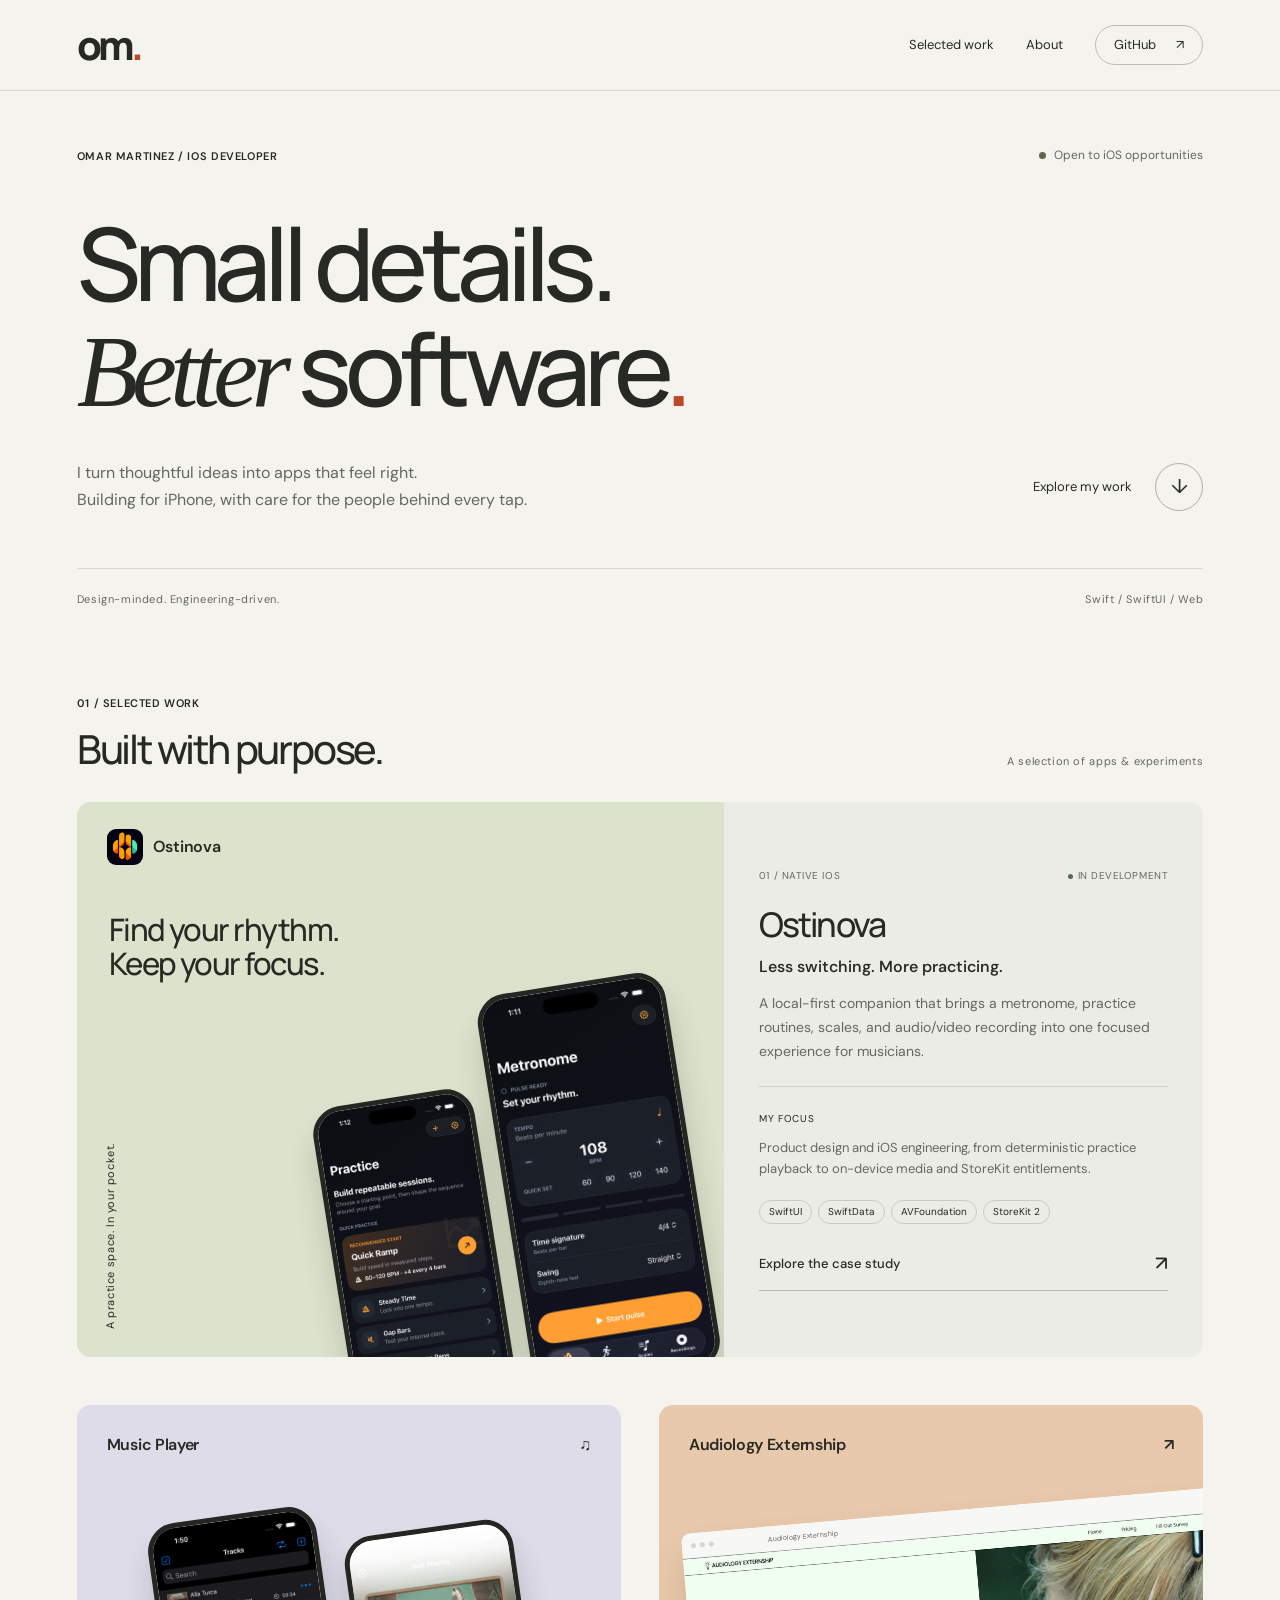
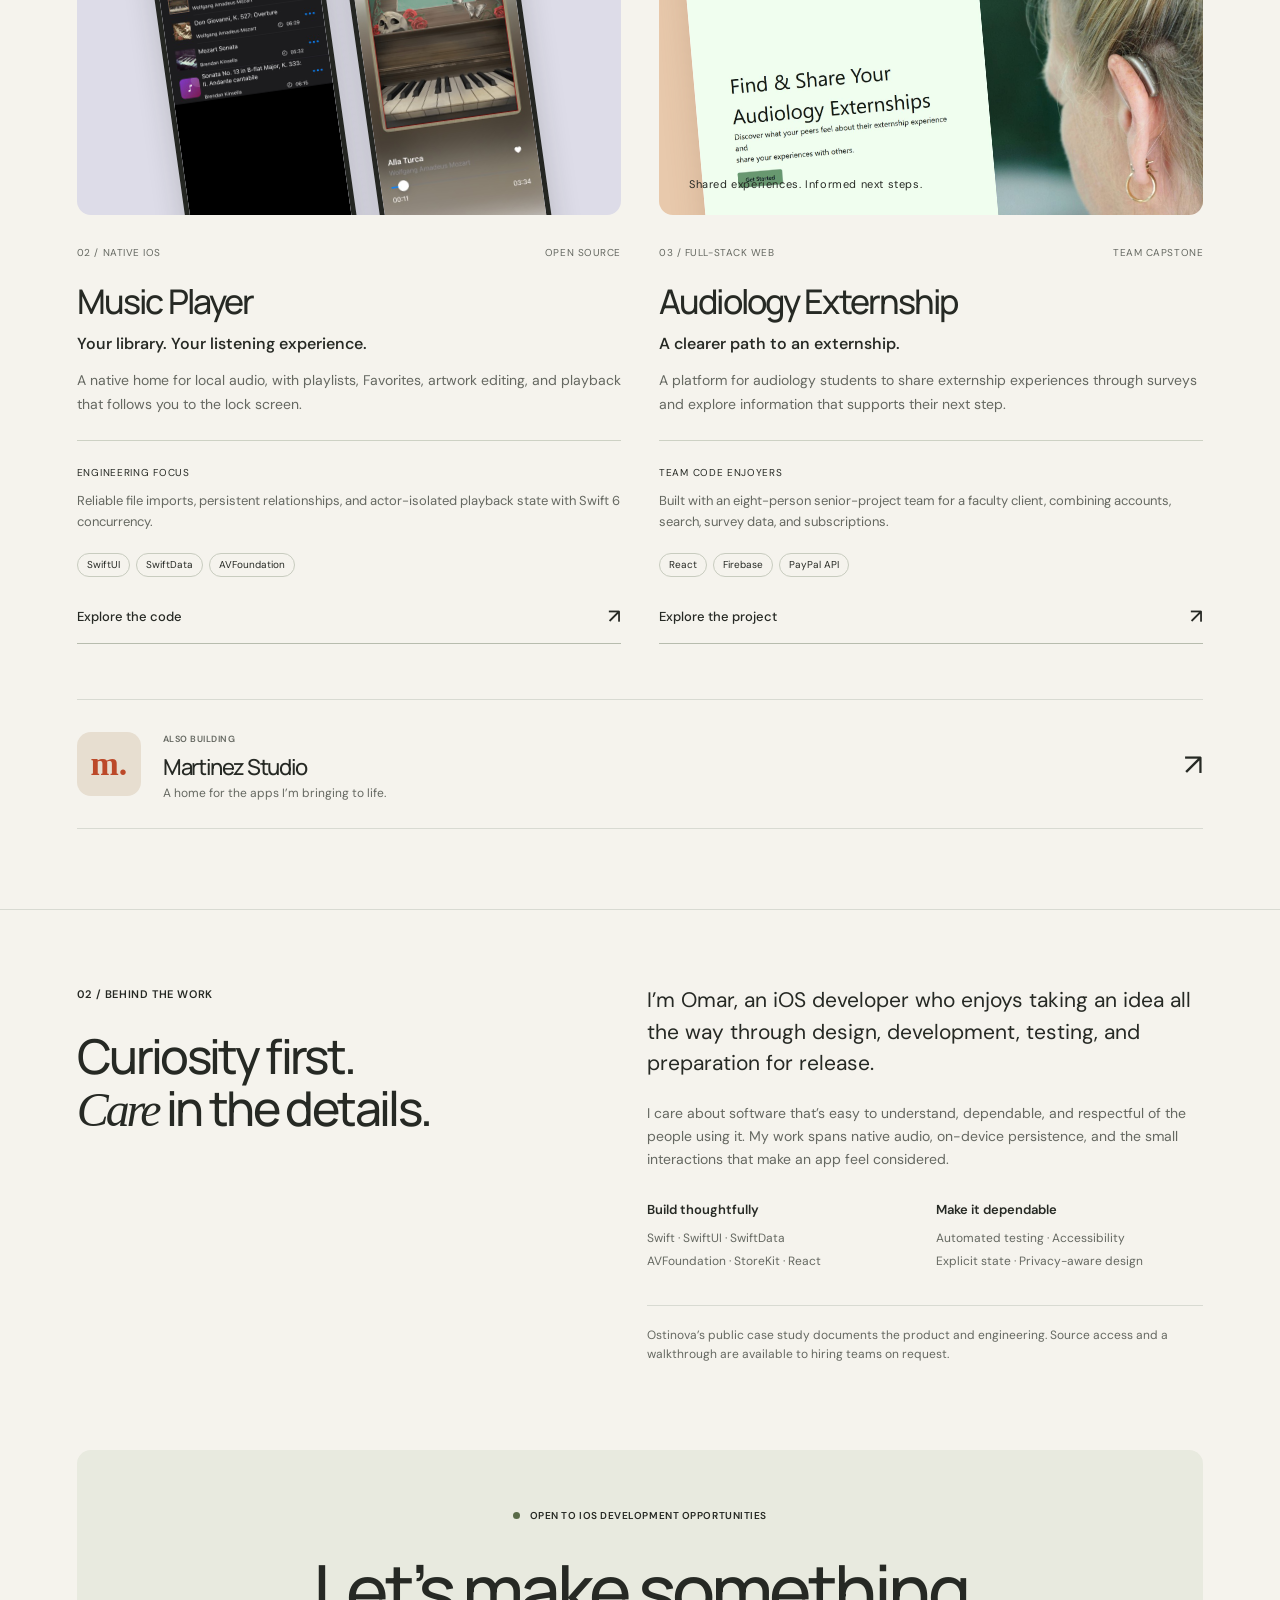
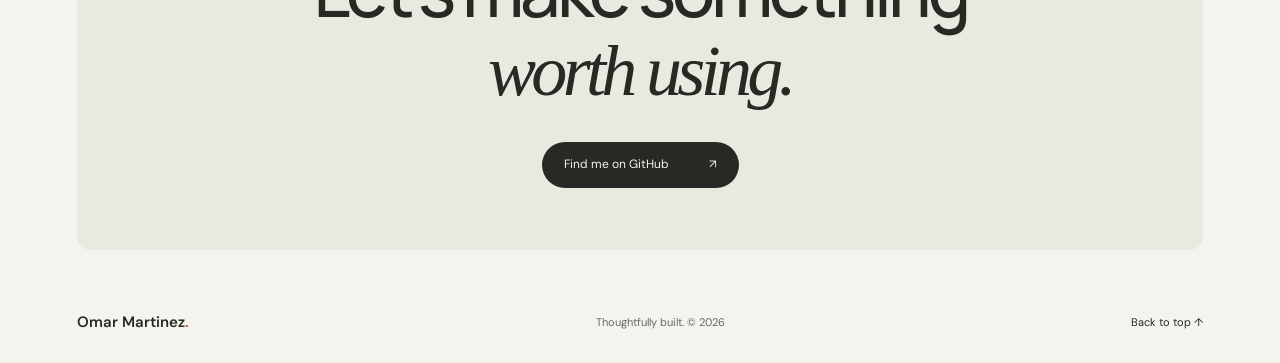
<file: index.html>
<!doctype html>
<html lang="en">
<head>
  <meta charset="utf-8">
  <meta name="viewport" content="width=device-width, initial-scale=1">
  <meta name="description" content="Omar Martinez — iOS developer and product builder. Selected work in SwiftUI, audio, local-first apps, and the web.">
  <meta name="theme-color" content="#f5f3ed">
  <meta property="og:title" content="Omar Martinez — iOS Developer & Product Builder">
  <meta property="og:description" content="Thoughtful software, from the first idea to the smallest interaction. Explore Ostinova, Music Player, and Audiology Externship.">
  <meta property="og:type" content="website">
  <meta property="og:url" content="https://omar-martinez-dev.github.io/">
  <title>Omar Martinez — iOS Developer & Product Builder</title>
  <link rel="icon" href="favicon.svg" type="image/svg+xml">
  <link rel="canonical" href="https://omar-martinez-dev.github.io/">
  <link rel="stylesheet" href="styles.css">
  <script src="script.js" defer></script>
</head>
<body id="top">
  <a class="skip-link" href="#main">Skip to content</a>
  <header class="site-header">
    <a class="wordmark" href="#top" aria-label="Omar Martinez, home">om<span class="orange">.</span></a>
    <nav aria-label="Primary navigation"><a href="#work">Selected work</a><a href="#about">About</a><a class="nav-github" href="https://github.com/omar-martinez-dev">GitHub <span aria-hidden="true">↗</span></a></nav>
  </header>
  <main id="main">
    <section class="hero" aria-labelledby="hero-title">
      <div class="hero-top"><p class="eyebrow">Omar Martinez / iOS developer</p><p class="availability"><span></span> Open to iOS opportunities</p></div>
      <h1 id="hero-title">Small details.<br><span class="serif">Better</span> software<span class="orange">.</span></h1>
      <div class="hero-bottom"><p>I turn thoughtful ideas into apps that feel right.<br>Building for iPhone, with care for the people behind every tap.</p><a class="round-link" href="#work">Explore my work <span aria-hidden="true">↓</span></a></div>
      <div class="hero-foot"><span>Design-minded. Engineering-driven.</span><span>Swift / SwiftUI / Web</span></div>
    </section>
    <section class="work-section" id="work" aria-labelledby="work-title">
      <div class="section-heading"><div><p class="eyebrow">01 / Selected work</p><h2 id="work-title">Built with purpose.</h2></div><span class="small-note">A selection of apps &amp; experiments</span></div>
      <article class="project featured">
        <div class="project-art ostinova-art">
          <div class="art-label"><img src="assets/ostinova-icon.png" width="36" height="36" alt=""><span>Ostinova</span></div>
          <div class="art-copy">Find your rhythm.<br>Keep your focus.</div>
          <div class="phones"><img class="phone phone-back" src="assets/ostinova-practice.jpg" alt="Ostinova practice library with saved regimens" width="220" height="476"><img class="phone phone-front" src="assets/ostinova-metronome.jpg" alt="Ostinova metronome with tempo and rhythm controls" width="220" height="476"></div>
          <span class="art-foot">A practice space. In your pocket.</span>
        </div>
        <div class="project-info"><div class="project-kicker"><span>01 / Native iOS</span><span class="status">In development</span></div><h3>Ostinova</h3><p class="project-subtitle">Less switching. More practicing.</p><p>A local-first companion that brings a metronome, practice routines, scales, and audio/video recording into one focused experience for musicians.</p><div class="project-detail"><span>My focus</span><p>Product design and iOS engineering, from deterministic practice playback to on-device media and StoreKit entitlements.</p></div><ul class="tags" aria-label="Ostinova technologies"><li>SwiftUI</li><li>SwiftData</li><li>AVFoundation</li><li>StoreKit 2</li></ul><a class="project-link" href="https://github.com/omar-martinez-dev/ostinova-showcase">Explore the case study <span aria-hidden="true">↗</span></a></div>
      </article>
      <div class="project-grid">
        <article class="project">
          <div class="project-art music-art"><div class="art-label">Music Player <span aria-hidden="true">♫</span></div><div class="music-phones"><img class="phone" src="assets/music-library.jpg" alt="Music Player track library with imported album artwork" width="220" height="476" loading="lazy"><img class="phone" src="assets/music-now-playing.jpg" alt="Music Player Now Playing screen and playback controls" width="220" height="476" loading="lazy"></div></div>
          <div class="project-info"><div class="project-kicker"><span>02 / Native iOS</span><span>Open source</span></div><h3>Music Player</h3><p class="project-subtitle">Your library. Your listening experience.</p><p>A native home for local audio, with playlists, Favorites, artwork editing, and playback that follows you to the lock screen.</p><div class="project-detail"><span>Engineering focus</span><p>Reliable file imports, persistent relationships, and actor-isolated playback state with Swift 6 concurrency.</p></div><ul class="tags" aria-label="Music Player technologies"><li>SwiftUI</li><li>SwiftData</li><li>AVFoundation</li></ul><a class="project-link" href="https://github.com/omar-martinez-dev/MusicPlayerApp">Explore the code <span aria-hidden="true">↗</span></a></div>
        </article>
        <article class="project">
          <div class="project-art audiology-art"><div class="art-label">Audiology Externship <span aria-hidden="true">↗</span></div><div class="browser-frame"><div class="browser-bar"><i></i><i></i><i></i><span>Audiology Externship</span></div><img src="assets/audiology-home.jpg" alt="Audiology Externship website home page" width="1000" height="650" loading="lazy"></div><span class="art-foot">Shared experiences. Informed next steps.</span></div>
          <div class="project-info"><div class="project-kicker"><span>03 / Full-stack web</span><span>Team capstone</span></div><h3>Audiology Externship</h3><p class="project-subtitle">A clearer path to an externship.</p><p>A platform for audiology students to share externship experiences through surveys and explore information that supports their next step.</p><div class="project-detail"><span>Team Code Enjoyers</span><p>Built with an eight-person senior-project team for a faculty client, combining accounts, search, survey data, and subscriptions.</p></div><ul class="tags" aria-label="Audiology Externship technologies"><li>React</li><li>Firebase</li><li>PayPal API</li></ul><a class="project-link" href="https://github.com/austindusa/Code-Enjoyers-Senior-Project">Explore the project <span aria-hidden="true">↗</span></a></div>
        </article>
      </div>
      <a class="studio-row" href="https://martinezstudio.dev"><span class="studio-symbol" aria-hidden="true">m.</span><div><span class="eyebrow">Also building</span><h3>Martinez Studio</h3><p>A home for the apps I’m bringing to life.</p></div><span class="studio-arrow" aria-hidden="true">↗</span></a>
    </section>
    <section class="about-section" id="about" aria-labelledby="about-title"><div><p class="eyebrow">02 / Behind the work</p><h2 id="about-title">Curiosity first.<br><span class="serif">Care</span> in the details.</h2></div><div class="about-copy"><p class="about-lead">I’m Omar, an iOS developer who enjoys taking an idea all the way through design, development, testing, and preparation for release.</p><p>I care about software that’s easy to understand, dependable, and respectful of the people using it. My work spans native audio, on-device persistence, and the small interactions that make an app feel considered.</p><div class="skills"><div><h3>Build thoughtfully</h3><p>Swift · SwiftUI · SwiftData<br>AVFoundation · StoreKit · React</p></div><div><h3>Make it dependable</h3><p>Automated testing · Accessibility<br>Explicit state · Privacy-aware design</p></div></div><p class="source-note">Ostinova’s public case study documents the product and engineering. Source access and a walkthrough are available to hiring teams on request.</p></div></section>
    <section class="contact-section" aria-labelledby="contact-title"><p class="eyebrow"><span class="availability-dot"></span> Open to iOS development opportunities</p><h2 id="contact-title">Let’s make something<br><span class="serif">worth using.</span></h2><a class="button" href="https://github.com/omar-martinez-dev">Find me on GitHub <span aria-hidden="true">↗</span></a></section>
  </main>
  <footer><a href="#top">Omar Martinez<span class="orange">.</span></a><span>Thoughtfully built. © <span data-year>2026</span></span><a href="#top">Back to top ↑</a></footer>
</body>
</html>
</file>
<file: styles.css>
@import url('https://fonts.googleapis.com/css2?family=DM+Sans:wght@400;450;500;550;600;650;700&family=Manrope:wght@400;500;600;650;700;750;800&display=swap');

:root {
  --paper:#f5f3ed;
  --ink:#262924;
  --muted:#656861;
  --line:#d8dad2;
  --orange:#bc4929;
  --green:#596b48;
  --radius:14px}
* {
  box-sizing:border-box}
html {
  scroll-behavior:smooth;
  scroll-padding-top:35px}
body {
  margin:0;
  background:var(--paper);
  color:var(--ink);
  font-family:'DM Sans',sans-serif;
  font-size:16px;
  line-height:1.65}
a {
  color:inherit;
  text-decoration:none}
button,a {
  -webkit-tap-highlight-color:transparent}
a:focus-visible {
  outline:3px solid var(--orange);
  outline-offset:6px}
img {
  display:block;
  max-width:100%;
  height:auto}
h1,h2,h3,p,figure {
  margin:0}
h1,h2,h3 {
  font-family:Manrope,sans-serif;
  font-weight:500;
  line-height:1.08;
  letter-spacing:-.055em}
.orange {
  color:var(--orange)}
.serif {
  font-family:Georgia,serif;
  font-style:italic;
  font-weight:400;
  letter-spacing:-.065em}
.site-header,main,footer {
  max-width:1440px;
  margin:auto}
.site-header {
  padding:25px 6%;
  display:flex;
  justify-content:space-between;
  align-items:center;
  border-bottom:1px solid var(--line)}
.wordmark {
  font:800 40px/1 Manrope,sans-serif;
  letter-spacing:-4px}
.site-header nav {
  display:flex;
  gap:32px;
  align-items:center;
  font-size:13px}
.site-header nav a:hover,.project-link:hover {
  color:var(--orange)}
.nav-github {
  border:1px solid #babdb4;
  border-radius:30px;
  padding:8px 18px}
.nav-github span {
  margin-left:17px}
.hero {
  padding:55px 6% 0}
.hero-top,.hero-bottom,.hero-foot {
  display:flex;
  justify-content:space-between;
  gap:24px;
  align-items:center}
.eyebrow,.project-kicker,.small-note,.hero-foot,.art-foot {
  font-size:11px;
  letter-spacing:.055em}
.eyebrow {
  text-transform:uppercase;
  font-weight:600}
.availability {
  font-size:12px;
  color:var(--muted);
  display:flex;
  align-items:center;
  gap:8px}
.availability span,.availability-dot {
  display:inline-block;
  width:7px;
  height:7px;
  border-radius:50%;
  background:var(--green)}
h1 {
  font-size:clamp(60px,7.9vw,112px);
  margin:44px 0 35px;
  line-height:1.04;
  letter-spacing:-.067em}
.hero-bottom p {
  font-size:16px;
  line-height:1.65;
  color:var(--muted)}
.round-link {
  display:flex;
  align-items:center;
  gap:23px;
  font-size:13px}
.round-link span {
  border:1px solid #aeb2a5;
  border-radius:50%;
  display:grid;
  place-items:center;
  width:48px;
  height:48px;
  font-size:20px;
  transition:background .2s}
.round-link:hover span {
  background:#e4e7dc}
.hero-foot {
  margin-top:55px;
  padding:21px 0;
  border-top:1px solid var(--line);
  color:var(--muted)}
.work-section {
  padding:65px 6% 80px}
.section-heading {
  display:flex;
  justify-content:space-between;
  align-items:flex-end;
  margin-bottom:32px}
.section-heading h2 {
  font-size:40px;
  margin-top:15px}
.small-note {
  color:var(--muted)}
.project {
  min-width:0}
.featured {
  display:grid;
  grid-template-columns:1.35fr 1fr;
  gap:0;
  background:#ebece5;
  border-radius:var(--radius);
  overflow:hidden;
  margin-bottom:48px}
.project-art {
  position:relative;
  overflow:hidden;
  border-radius:var(--radius);
  height:410px}
.featured .project-art {
  height:555px;
  border-radius:0}
.ostinova-art {
  background:#dce3cc}
.art-label {
  position:absolute;
  z-index:2;
  top:27px;
  left:30px;
  right:30px;
  display:flex;
  align-items:center;
  gap:10px;
  font-size:16px;
  font-weight:600;
  letter-spacing:-.02em}
.art-label img {
  border-radius:9px}
.art-label>span:last-child:not(:first-child) {
  margin-left:0}
.art-copy {
  position:absolute;
  top:110px;
  left:32px;
  font:500 31px/1.1 Manrope,sans-serif;
  letter-spacing:-.05em;
  z-index:2}
.phones {
  position:absolute;
  bottom:-65px;
  right:25px;
  display:flex;
  align-items:center;
  gap:17px;
  transform:rotate(-9deg)}
.phone {
  border:5px solid #242622;
  border-radius:29px;
  box-shadow:0 24px 30px #20271e30;
  width:176px;
  height:auto}
.phones .phone-back {
  transform:translateY(30px);
  width:163px}
.phones .phone-front {
  width:190px;
  transform:translateY(-26px)}
.art-foot {
  position:absolute;
  bottom:22px;
  left:30px}
.ostinova-art .art-foot {
  writing-mode:vertical-rl;
  transform:rotate(180deg);
  left:24px;
  bottom:28px}
.project-info {
  padding:30px 0 0}
.featured .project-info {
  padding:40px 35px;
  display:flex;
  flex-direction:column;
  justify-content:center}
.project-kicker {
  display:flex;
  justify-content:space-between;
  gap:10px;
  text-transform:uppercase;
  color:var(--muted);
  font-size:10px}
.status:before {
  content:'';
  display:inline-block;
  width:5px;
  height:5px;
  border-radius:50%;
  background:var(--green);
  margin-right:5px}
.project-info h3 {
  font-size:34px;
  margin:21px 0 11px}
.project-subtitle {
  font-weight:550;
  font-size:16px;
  margin-bottom:12px}
.project-info>p:not(.project-subtitle) {
  font-size:14px;
  color:var(--muted);
  line-height:1.7}
.project-detail {
  border-top:1px solid #cdd1c4;
  margin-top:23px;
  padding-top:17px}
.project-detail>span {
  font-size:10px;
  text-transform:uppercase;
  letter-spacing:.07em}
.project-detail p {
  font-size:13px;
  color:var(--muted);
  margin-top:6px}
.tags {
  display:flex;
  flex-wrap:wrap;
  gap:6px;
  list-style:none;
  padding:0;
  margin:20px 0 23px}
.tags li {
  font-size:10px;
  border:1px solid #c8ccbf;
  border-radius:20px;
  padding:3px 9px}
.project-link {
  display:flex;
  justify-content:space-between;
  align-items:center;
  border-bottom:1px solid #b7bcae;
  padding-bottom:10px;
  font-size:13px;
  font-weight:500}
.project-link span {
  font-size:20px}
.project-grid {
  display:grid;
  grid-template-columns:1fr 1fr;
  gap:38px}
.music-art {
  background:#dddce8}
.music-art .art-label {
  justify-content:space-between}
.music-phones {
  display:flex;
  gap:23px;
  position:absolute;
  top:95px;
  left:50%;
  transform:translateX(-50%) rotate(-8deg)}
.music-phones .phone {
  width:170px;
  max-width:none}
.music-phones .phone+img {
  transform:translateY(40px)}
.audiology-art {
  background:#e8c9ac}
.audiology-art .art-label {
  justify-content:space-between}
.browser-frame {
  position:absolute;
  left:35px;
  right:-100px;
  top:102px;
  background:white;
  border-radius:9px;
  box-shadow:0 22px 35px #774c3230;
  overflow:hidden;
  transform:rotate(-5deg)}
.browser-bar {
  height:25px;
  background:#f7f7f5;
  display:flex;
  align-items:center;
  gap:4px;
  padding:0 9px}
.browser-bar i {
  width:5px;
  height:5px;
  background:#d6d6d1;
  border-radius:50%}
.browser-bar span {
  font-size:7px;
  margin-left:50px;
  color:#666}
.browser-frame img {
  width:100%;
  height:auto}
.studio-row {
  margin-top:55px;
  padding:24px 0;
  border-top:1px solid var(--line);
  border-bottom:1px solid var(--line);
  display:flex;
  gap:22px;
  align-items:center}
.studio-symbol {
  width:64px;
  height:64px;
  border-radius:14px;
  background:#e7ded0;
  display:grid;
  place-items:center;
  font:600 34px Georgia;
  color:var(--orange)}
.studio-row .eyebrow {
  font-size:9px;
  color:var(--muted)}
.studio-row h3 {
  font-size:22px;
  margin:5px 0}
.studio-row p {
  font-size:12px;
  color:var(--muted)}
.studio-arrow {
  margin-left:auto;
  font-size:30px}
.studio-row:hover h3 {
  color:var(--orange)}
.about-section {
  border-top:1px solid var(--line);
  padding:75px 6%;
  display:grid;
  grid-template-columns:1fr 1.1fr;
  gap:65px}
.about-section h2 {
  font-size:48px;
  margin-top:27px}
.about-lead {
  font-size:21px;
  line-height:1.5;
  margin-bottom:22px}
.about-copy>p:not(.about-lead) {
  color:var(--muted);
  font-size:14px}
.skills {
  display:grid;
  grid-template-columns:1fr 1fr;
  gap:22px;
  margin:32px 0}
.skills h3 {
  font-family:'DM Sans',sans-serif;
  font-size:13px;
  letter-spacing:0;
  margin-bottom:10px;
  font-weight:600}
.skills p {
  font-size:12px;
  color:var(--muted);
  line-height:1.9}
.about-copy .source-note {
  border-top:1px solid var(--line);
  padding-top:20px;
  font-size:12px!important}
.contact-section {
  margin:10px 6% 60px;
  padding:58px 30px 62px;
  text-align:center;
  border-radius:var(--radius);
  background:#e8eadf}
.contact-section .eyebrow {
  font-size:10px}
.availability-dot {
  margin-right:7px}
.contact-section h2 {
  font-size:clamp(42px,5.8vw,72px);
  margin:26px 0 32px}
.button {
  display:inline-flex;
  align-items:center;
  gap:40px;
  background:var(--ink);
  color:var(--paper);
  border-radius:40px;
  padding:13px 22px;
  font-size:12px}
.button:hover {
  background:var(--orange)}
footer {
  padding:0 6% 28px;
  display:flex;
  justify-content:space-between;
  gap:20px;
  align-items:center;
  font-size:11px}
footer>a:first-child {
  font-size:15px;
  font-weight:600}
footer>span {
  color:var(--muted)}
.skip-link {
  position:fixed;
  left:20px;
  top:-100px;
  background:var(--ink);
  color:white;
  padding:12px 20px;
  z-index:10}
.skip-link:focus {
  top:10px}
.final-section {
  padding:100px 6%;
  max-width:1000px}
.final-section h1 {
  margin:20px 0}
.final-section .button {
  margin-top:25px}

@media(min-width:1400px) {
  .phones {
  right:50px}
.phones .phone-front {
  width:210px}
.phones .phone-back {
  width:180px}
}

@media(max-width:1000px) {
  .featured {
  grid-template-columns:1fr 1fr}
.featured .project-info {
  padding:28px}
.featured .project-art {
  height:580px}
.phones {
  right:-20px;
  bottom:-25px}
.phones .phone-back {
  width:145px}
.phones .phone-front {
  width:165px}
.art-copy {
  font-size:27px}
.project-art {
  height:350px}
.music-phones .phone {
  width:140px}
.music-phones {
  gap:14px}
.about-section {
  gap:35px}
.about-section h2 {
  font-size:40px}
.small-note {
  max-width:130px;
  text-align:right}
}

@media(max-width:700px) {
  .site-header {
  padding:20px 6%}
.wordmark {
  font-size:34px}
.site-header nav {
  gap:17px;
  font-size:11px}
.nav-github {
  padding:6px 12px}
.nav-github span {
  margin-left:5px}
.hero {
  padding-top:35px}
.hero-top {
  align-items:flex-start;
  flex-direction:column;
  gap:12px}
.eyebrow {
  font-size:10px}
h1 {
  font-size:clamp(52px,10.2vw,74px);
  margin:34px 0 26px}
.hero-bottom {
  align-items:flex-start;
  flex-direction:column;
  gap:24px}
.hero-bottom p {
  font-size:14px}
.hero-foot {
  margin-top:33px;
  font-size:9px}
.round-link {
  font-size:12px}
.round-link span {
  width:36px;
  height:36px}
.work-section {
  padding-top:45px;
  padding-bottom:45px}
.section-heading h2 {
  font-size:31px}
.small-note {
  display:none}
.featured {
  display:block;
  margin-bottom:35px}
.featured .project-art {
  height:440px}
.featured .project-info {
  padding:27px 23px}
.phones {
  right:28px;
  bottom:-120px}
.phones .phone-front {
  width:172px}
.phones .phone-back {
  width:150px}
.art-copy {
  top:93px;
  font-size:25px}
.project-grid {
  grid-template-columns:1fr;
  gap:38px}
.project-art {
  height:380px}
.music-phones .phone {
  width:160px}
.project-info h3 {
  font-size:31px}
.project-info {
  padding-top:22px}
.project-detail {
  margin-top:17px}
.studio-row {
  margin-top:38px}
.about-section {
  grid-template-columns:1fr;
  padding-top:45px;
  padding-bottom:45px;
  gap:28px}
.about-section h2 {
  font-size:41px;
  margin-top:20px}
.about-lead {
  font-size:19px}
.contact-section {
  padding:43px 20px;
  margin-bottom:35px}
.contact-section .eyebrow {
  font-size:8px}
.contact-section h2 {
  font-size:43px}
footer {
  flex-wrap:wrap;
  font-size:10px}
footer>span {
  order:3;
  width:100%}
}

@media(prefers-reduced-motion:reduce) {
  html {
  scroll-behavior:auto}
* {
  transition:none!important}
}
</file>
